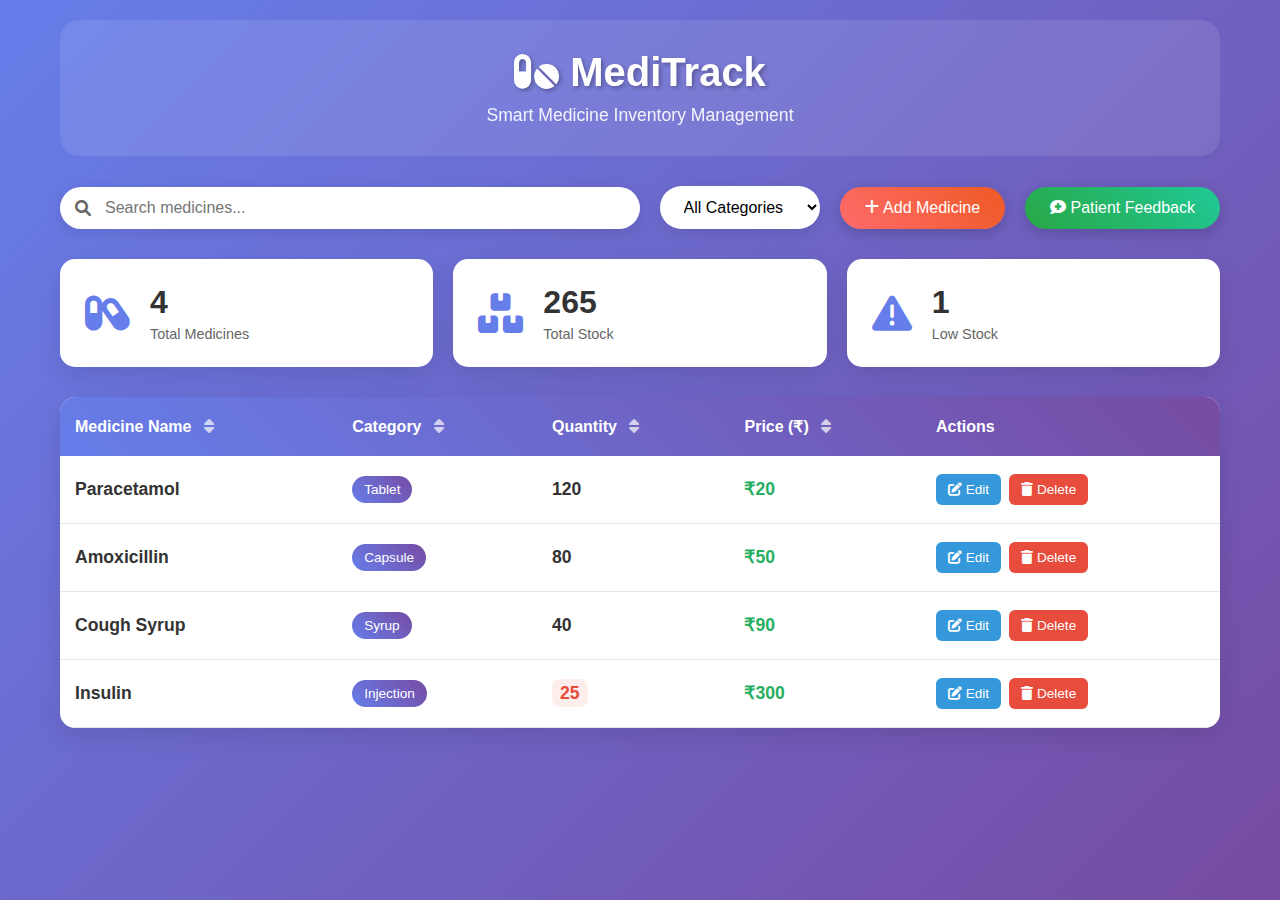
<file: index.html>
<!DOCTYPE html>
<html lang="en">
<head>
    <meta charset="UTF-8">
    <meta name="viewport" content="width=device-width, initial-scale=1.0">
    <title>MediTrack - Medicine Inventory</title>
    <link rel="stylesheet" href="style.css">
    <link href="https://cdnjs.cloudflare.com/ajax/libs/font-awesome/6.0.0/css/all.min.css" rel="stylesheet">
</head>
<body>
    <div class="container">
        <header class="header">
            <div class="header-content">
                <h1><i class="fas fa-pills"></i> MediTrack</h1>
                <p>Smart Medicine Inventory Management</p>
            </div>
        </header>

        <div class="controls">
            <div class="search-container">
                <i class="fas fa-search"></i>
                <input type="text" id="searchInput" placeholder="Search medicines...">
            </div>
            <div class="filter-container">
                <select id="categoryFilter">
                    <option value="">All Categories</option>
                    <option value="Tablet">Tablet</option>
                    <option value="Capsule">Capsule</option>
                    <option value="Syrup">Syrup</option>
                    <option value="Injection">Injection</option>
                </select>
            </div>
            <button class="btn-primary" onclick="openModal()"><i class="fas fa-plus"></i> Add Medicine</button>
            <button class="btn-feedback" onclick="openFeedback()"><i class="fas fa-comment-medical"></i> Patient Feedback</button>
        </div>

        <div class="stats">
            <div class="stat-card">
                <i class="fas fa-capsules"></i>
                <div>
                    <h3 id="totalMedicines">4</h3>
                    <p>Total Medicines</p>
                </div>
            </div>
            <div class="stat-card">
                <i class="fas fa-boxes"></i>
                <div>
                    <h3 id="totalStock">265</h3>
                    <p>Total Stock</p>
                </div>
            </div>
            <div class="stat-card">
                <i class="fas fa-exclamation-triangle"></i>
                <div>
                    <h3 id="lowStock">1</h3>
                    <p>Low Stock</p>
                </div>
            </div>
        </div>

        <div class="table-container">
            <table id="medicineTable">
                <thead>
                    <tr>
                        <th onclick="sortTable(0)">
                            Medicine Name <i class="fas fa-sort"></i>
                        </th>
                        <th onclick="sortTable(1)">
                            Category <i class="fas fa-sort"></i>
                        </th>
                        <th onclick="sortTable(2)">
                            Quantity <i class="fas fa-sort"></i>
                        </th>
                        <th onclick="sortTable(3)">
                            Price (₹) <i class="fas fa-sort"></i>
                        </th>
                        <th>Actions</th>
                    </tr>
                </thead>
                <tbody id="medicineTableBody">
                    <!-- Table rows will be generated by JavaScript -->
                </tbody>
            </table>
        </div>
    </div>

    <!-- Modal for Add/Edit Medicine -->
    <div id="medicineModal" class="modal">
        <div class="modal-content">
            <div class="modal-header">
                <h2 id="modalTitle">Add New Medicine</h2>
                <span class="close" onclick="closeModal()">&times;</span>
            </div>
            <form id="medicineForm">
                <div class="form-group">
                    <label for="medicineName">Medicine Name</label>
                    <input type="text" id="medicineName" required>
                </div>
                <div class="form-group">
                    <label for="medicineCategory">Category</label>
                    <select id="medicineCategory" required>
                        <option value="">Select Category</option>
                        <option value="Tablet">Tablet</option>
                        <option value="Capsule">Capsule</option>
                        <option value="Syrup">Syrup</option>
                        <option value="Injection">Injection</option>
                    </select>
                </div>
                <div class="form-group">
                    <label for="medicineQuantity">Quantity</label>
                    <input type="number" id="medicineQuantity" min="0" required>
                </div>
                <div class="form-group">
                    <label for="medicinePrice">Price (₹)</label>
                    <input type="number" id="medicinePrice" min="0" step="0.01" required>
                </div>
                <div class="form-actions">
                    <button type="button" class="btn-secondary" onclick="closeModal()">Cancel</button>
                    <button type="submit" class="btn-primary">Save Medicine</button>
                </div>
            </form>
        </div>
    </div>

    <script src="script.js"></script>
</body>
</html>
</file>
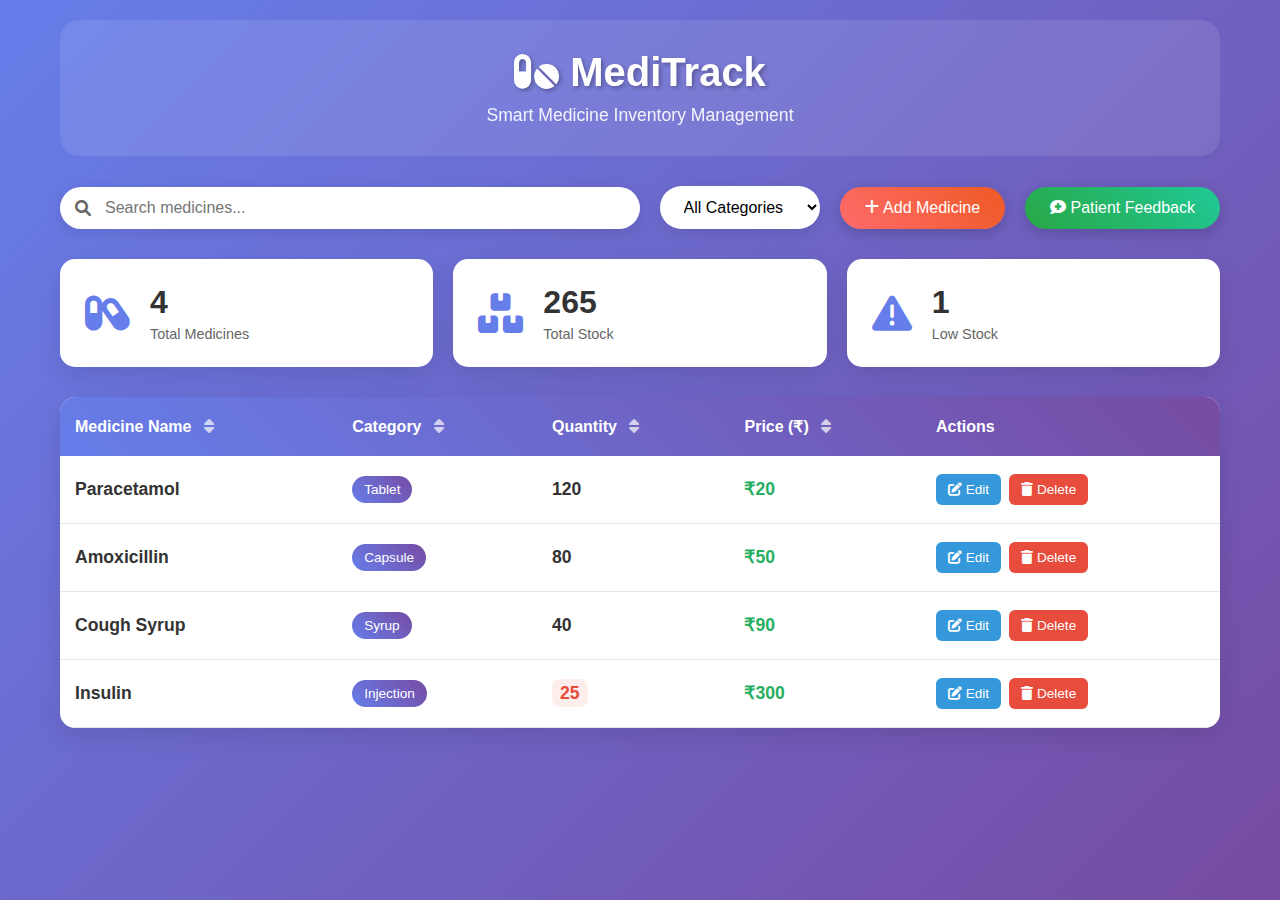
<file: medicine_inventory.html>
<!DOCTYPE html>
<html lang="en">
<head>
    <meta charset="UTF-8">
    <meta name="viewport" content="width=device-width, initial-scale=1.0">
    <title>MediTrack - Medicine Inventory</title>
    <link rel="stylesheet" href="style.css">
    <link href="https://cdnjs.cloudflare.com/ajax/libs/font-awesome/6.0.0/css/all.min.css" rel="stylesheet">
</head>
<body>
    <div class="container">
        <header class="header">
            <div class="header-content">
                <h1><i class="fas fa-pills"></i> MediTrack</h1>
                <p>Smart Medicine Inventory Management</p>
            </div>
        </header>

        <div class="controls">
            <div class="search-container">
                <i class="fas fa-search"></i>
                <input type="text" id="searchInput" placeholder="Search medicines...">
            </div>
            <div class="filter-container">
                <select id="categoryFilter">
                    <option value="">All Categories</option>
                    <option value="Tablet">Tablet</option>
                    <option value="Capsule">Capsule</option>
                    <option value="Syrup">Syrup</option>
                    <option value="Injection">Injection</option>
                </select>
            </div>
            <button class="btn-primary" onclick="openModal()"><i class="fas fa-plus"></i> Add Medicine</button>
            <button class="btn-feedback" onclick="openFeedback()"><i class="fas fa-comment-medical"></i> Patient Feedback</button>
        </div>

        <div class="stats">
            <div class="stat-card">
                <i class="fas fa-capsules"></i>
                <div>
                    <h3 id="totalMedicines">4</h3>
                    <p>Total Medicines</p>
                </div>
            </div>
            <div class="stat-card">
                <i class="fas fa-boxes"></i>
                <div>
                    <h3 id="totalStock">265</h3>
                    <p>Total Stock</p>
                </div>
            </div>
            <div class="stat-card">
                <i class="fas fa-exclamation-triangle"></i>
                <div>
                    <h3 id="lowStock">1</h3>
                    <p>Low Stock</p>
                </div>
            </div>
        </div>

        <div class="table-container">
            <table id="medicineTable">
                <thead>
                    <tr>
                        <th onclick="sortTable(0)">
                            Medicine Name <i class="fas fa-sort"></i>
                        </th>
                        <th onclick="sortTable(1)">
                            Category <i class="fas fa-sort"></i>
                        </th>
                        <th onclick="sortTable(2)">
                            Quantity <i class="fas fa-sort"></i>
                        </th>
                        <th onclick="sortTable(3)">
                            Price (₹) <i class="fas fa-sort"></i>
                        </th>
                        <th>Actions</th>
                    </tr>
                </thead>
                <tbody id="medicineTableBody">
                    <!-- Table rows will be generated by JavaScript -->
                </tbody>
            </table>
        </div>
    </div>

    <!-- Modal for Add/Edit Medicine -->
    <div id="medicineModal" class="modal">
        <div class="modal-content">
            <div class="modal-header">
                <h2 id="modalTitle">Add New Medicine</h2>
                <span class="close" onclick="closeModal()">&times;</span>
            </div>
            <form id="medicineForm">
                <div class="form-group">
                    <label for="medicineName">Medicine Name</label>
                    <input type="text" id="medicineName" required>
                </div>
                <div class="form-group">
                    <label for="medicineCategory">Category</label>
                    <select id="medicineCategory" required>
                        <option value="">Select Category</option>
                        <option value="Tablet">Tablet</option>
                        <option value="Capsule">Capsule</option>
                        <option value="Syrup">Syrup</option>
                        <option value="Injection">Injection</option>
                    </select>
                </div>
                <div class="form-group">
                    <label for="medicineQuantity">Quantity</label>
                    <input type="number" id="medicineQuantity" min="0" required>
                </div>
                <div class="form-group">
                    <label for="medicinePrice">Price (₹)</label>
                    <input type="number" id="medicinePrice" min="0" step="0.01" required>
                </div>
                <div class="form-actions">
                    <button type="button" class="btn-secondary" onclick="closeModal()">Cancel</button>
                    <button type="submit" class="btn-primary">Save Medicine</button>
                </div>
            </form>
        </div>
    </div>

    <script src="script.js"></script>
</body>
</html>
</file>
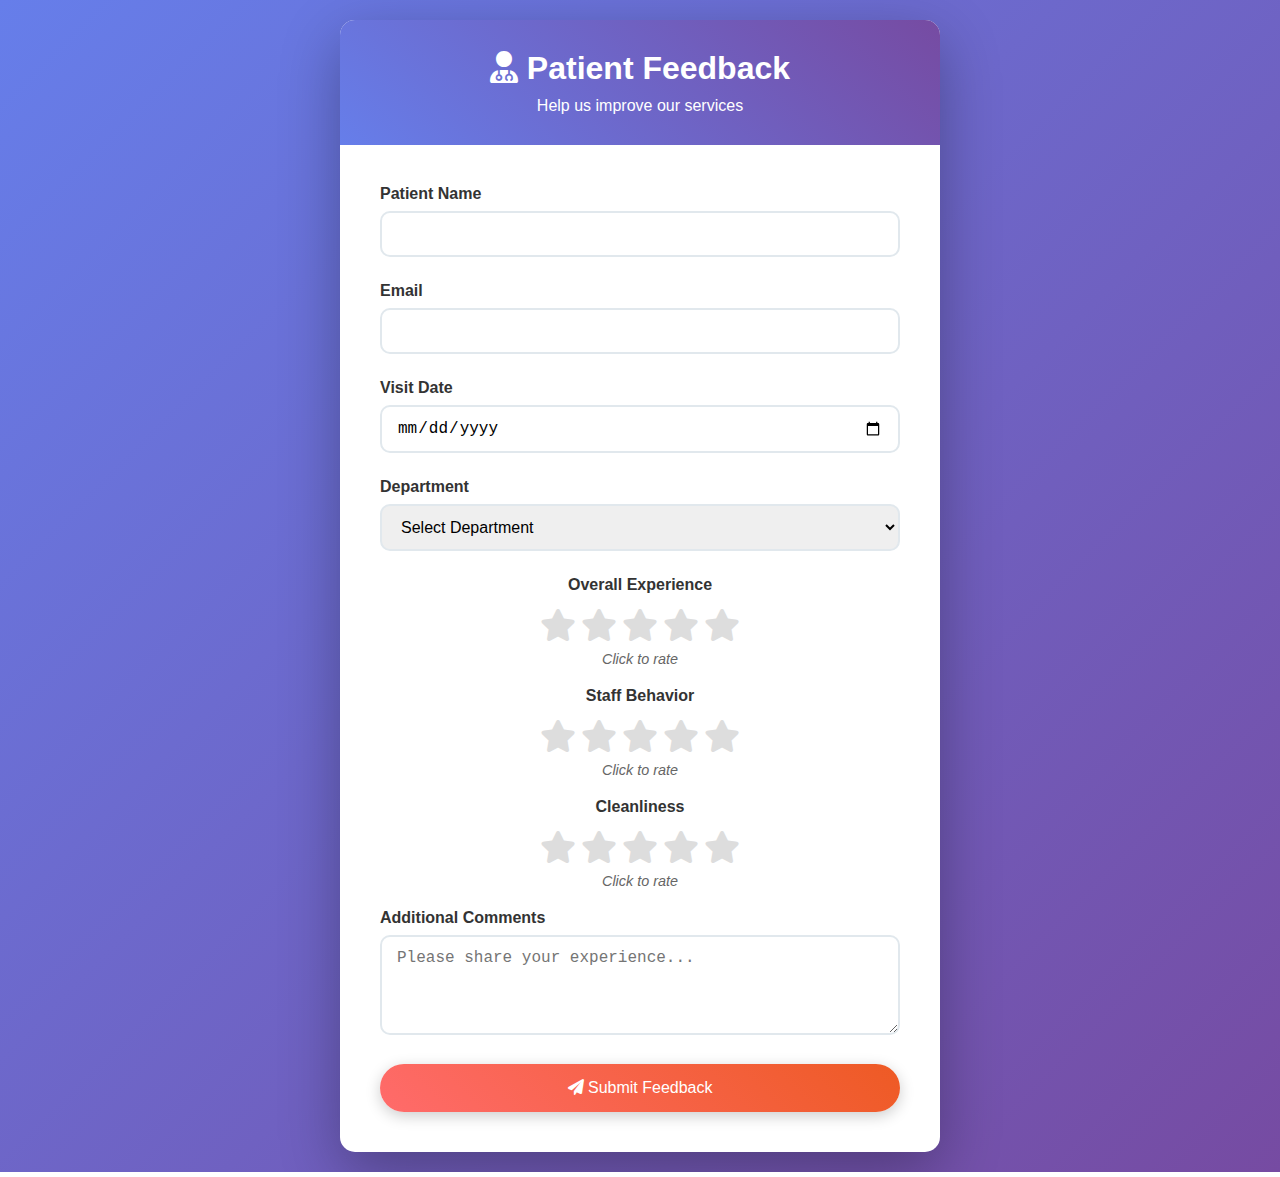
<file: patient_feedback.html>
<!DOCTYPE html>
<html lang="en">
<head>
    <meta charset="UTF-8">
    <meta name="viewport" content="width=device-width, initial-scale=1.0">
    <title>Patient Feedback Form</title>
    <link href="https://cdnjs.cloudflare.com/ajax/libs/font-awesome/6.0.0/css/all.min.css" rel="stylesheet">
    <style>
        * {
            margin: 0;
            padding: 0;
            box-sizing: border-box;
        }

        body {
            font-family: 'Segoe UI', Tahoma, Geneva, Verdana, sans-serif;
            background: linear-gradient(135deg, #667eea 0%, #764ba2 100%);
            min-height: 100vh;
            padding: 20px;
        }

        .container {
            max-width: 600px;
            margin: 0 auto;
            background: white;
            border-radius: 15px;
            box-shadow: 0 20px 60px rgba(0,0,0,0.3);
            overflow: hidden;
        }

        .header {
            background: linear-gradient(45deg, #667eea, #764ba2);
            color: white;
            padding: 30px;
            text-align: center;
        }

        .header h1 {
            font-size: 2rem;
            margin-bottom: 10px;
        }

        .form-container {
            padding: 40px;
        }

        .form-group {
            margin-bottom: 25px;
        }

        .form-group label {
            display: block;
            margin-bottom: 8px;
            font-weight: 600;
            color: #333;
        }

        .form-group input,
        .form-group textarea,
        .form-group select {
            width: 100%;
            padding: 12px 15px;
            border: 2px solid #e1e8ed;
            border-radius: 10px;
            font-size: 16px;
            transition: all 0.3s ease;
        }

        .form-group input:focus,
        .form-group textarea:focus,
        .form-group select:focus {
            outline: none;
            border-color: #667eea;
            box-shadow: 0 0 0 3px rgba(102, 126, 234, 0.1);
        }

        .rating-container {
            text-align: center;
            margin: 20px 0;
        }

        .rating-label {
            font-weight: 600;
            color: #333;
            margin-bottom: 15px;
            display: block;
        }

        .stars {
            display: inline-flex;
            gap: 5px;
            margin-bottom: 10px;
        }

        .star {
            font-size: 2rem;
            color: #ddd;
            cursor: pointer;
            transition: all 0.3s ease;
        }

        .star:hover,
        .star.active {
            color: #ffd700;
            transform: scale(1.1);
        }

        .rating-text {
            font-size: 0.9rem;
            color: #666;
            font-style: italic;
        }

        .btn-submit {
            background: linear-gradient(45deg, #ff6b6b, #ee5a24);
            color: white;
            border: none;
            padding: 15px 30px;
            border-radius: 25px;
            font-size: 16px;
            cursor: pointer;
            transition: all 0.3s ease;
            width: 100%;
            box-shadow: 0 4px 15px rgba(0,0,0,0.2);
        }

        .btn-submit:hover {
            transform: translateY(-2px);
            box-shadow: 0 6px 20px rgba(0,0,0,0.3);
        }

        .success-message {
            display: none;
            background: #d4edda;
            color: #155724;
            padding: 15px;
            border-radius: 10px;
            margin-bottom: 20px;
            text-align: center;
        }
    </style>
</head>
<body>
    <div class="container">
        <div class="header">
            <h1><i class="fas fa-user-md"></i> Patient Feedback</h1>
            <p>Help us improve our services</p>
        </div>

        <div class="form-container">
            <div class="success-message" id="successMessage">
                <i class="fas fa-check-circle"></i> Thank you for your feedback!
            </div>

            <form id="feedbackForm">
                <div class="form-group">
                    <label for="patientName">Patient Name</label>
                    <input type="text" id="patientName" required>
                </div>

                <div class="form-group">
                    <label for="patientEmail">Email</label>
                    <input type="email" id="patientEmail" required>
                </div>

                <div class="form-group">
                    <label for="visitDate">Visit Date</label>
                    <input type="date" id="visitDate" required>
                </div>

                <div class="form-group">
                    <label for="department">Department</label>
                    <select id="department" required>
                        <option value="">Select Department</option>
                        <option value="General Medicine">General Medicine</option>
                        <option value="Cardiology">Cardiology</option>
                        <option value="Orthopedics">Orthopedics</option>
                        <option value="Pediatrics">Pediatrics</option>
                        <option value="Emergency">Emergency</option>
                    </select>
                </div>

                <div class="rating-container">
                    <label class="rating-label">Overall Experience</label>
                    <div class="stars" id="overallRating">
                        <i class="fas fa-star star" data-rating="1"></i>
                        <i class="fas fa-star star" data-rating="2"></i>
                        <i class="fas fa-star star" data-rating="3"></i>
                        <i class="fas fa-star star" data-rating="4"></i>
                        <i class="fas fa-star star" data-rating="5"></i>
                    </div>
                    <div class="rating-text" id="overallText">Click to rate</div>
                </div>

                <div class="rating-container">
                    <label class="rating-label">Staff Behavior</label>
                    <div class="stars" id="staffRating">
                        <i class="fas fa-star star" data-rating="1"></i>
                        <i class="fas fa-star star" data-rating="2"></i>
                        <i class="fas fa-star star" data-rating="3"></i>
                        <i class="fas fa-star star" data-rating="4"></i>
                        <i class="fas fa-star star" data-rating="5"></i>
                    </div>
                    <div class="rating-text" id="staffText">Click to rate</div>
                </div>

                <div class="rating-container">
                    <label class="rating-label">Cleanliness</label>
                    <div class="stars" id="cleanlinessRating">
                        <i class="fas fa-star star" data-rating="1"></i>
                        <i class="fas fa-star star" data-rating="2"></i>
                        <i class="fas fa-star star" data-rating="3"></i>
                        <i class="fas fa-star star" data-rating="4"></i>
                        <i class="fas fa-star star" data-rating="5"></i>
                    </div>
                    <div class="rating-text" id="cleanlinessText">Click to rate</div>
                </div>

                <div class="form-group">
                    <label for="comments">Additional Comments</label>
                    <textarea id="comments" rows="4" placeholder="Please share your experience..."></textarea>
                </div>

                <button type="submit" class="btn-submit">
                    <i class="fas fa-paper-plane"></i> Submit Feedback
                </button>
            </form>
        </div>
    </div>

    <script>
        let ratings = {
            overall: 0,
            staff: 0,
            cleanliness: 0
        };

        const ratingTexts = {
            1: 'Poor',
            2: 'Fair', 
            3: 'Good',
            4: 'Very Good',
            5: 'Excellent'
        };

        // Initialize rating functionality
        document.addEventListener('DOMContentLoaded', function() {
            setupRatingStars('overallRating', 'overallText', 'overall');
            setupRatingStars('staffRating', 'staffText', 'staff');
            setupRatingStars('cleanlinessRating', 'cleanlinessText', 'cleanliness');
            
            document.getElementById('feedbackForm').addEventListener('submit', handleSubmit);
        });

        function setupRatingStars(containerId, textId, ratingKey) {
            const container = document.getElementById(containerId);
            const textElement = document.getElementById(textId);
            const stars = container.querySelectorAll('.star');

            stars.forEach(star => {
                star.addEventListener('click', function() {
                    const rating = parseInt(this.dataset.rating);
                    ratings[ratingKey] = rating;
                    updateStars(stars, rating);
                    textElement.textContent = ratingTexts[rating];
                });

                star.addEventListener('mouseover', function() {
                    const rating = parseInt(this.dataset.rating);
                    updateStars(stars, rating);
                });
            });

            container.addEventListener('mouseleave', function() {
                updateStars(stars, ratings[ratingKey]);
                textElement.textContent = ratings[ratingKey] ? ratingTexts[ratings[ratingKey]] : 'Click to rate';
            });
        }

        function updateStars(stars, rating) {
            stars.forEach((star, index) => {
                if (index < rating) {
                    star.classList.add('active');
                } else {
                    star.classList.remove('active');
                }
            });
        }

        function handleSubmit(event) {
            event.preventDefault();
            
            if (ratings.overall === 0 || ratings.staff === 0 || ratings.cleanliness === 0) {
                alert('Please provide ratings for all categories.');
                return;
            }

            const formData = {
                name: document.getElementById('patientName').value,
                email: document.getElementById('patientEmail').value,
                visitDate: document.getElementById('visitDate').value,
                department: document.getElementById('department').value,
                ratings: ratings,
                comments: document.getElementById('comments').value,
                submittedAt: new Date().toISOString()
            };

            console.log('Feedback submitted:', formData);
            
            document.getElementById('successMessage').style.display = 'block';
            document.getElementById('feedbackForm').reset();
            ratings = { overall: 0, staff: 0, cleanliness: 0 };
            
            // Reset all stars
            document.querySelectorAll('.star').forEach(star => star.classList.remove('active'));
            document.querySelectorAll('.rating-text').forEach(text => text.textContent = 'Click to rate');
            
            setTimeout(() => {
                document.getElementById('successMessage').style.display = 'none';
            }, 3000);
        }
    </script>
</body>
</html>
</file>
<file: style.css>
* {
    margin: 0;
    padding: 0;
    box-sizing: border-box;
}

body {
    font-family: 'Segoe UI', Tahoma, Geneva, Verdana, sans-serif;
    background: linear-gradient(135deg, #667eea 0%, #764ba2 100%);
    min-height: 100vh;
    color: #333;
}

.container {
    max-width: 1200px;
    margin: 0 auto;
    padding: 20px;
}

.header {
    text-align: center;
    margin-bottom: 30px;
    background: rgba(255, 255, 255, 0.1);
    backdrop-filter: blur(10px);
    border-radius: 20px;
    padding: 30px;
    color: white;
}

.header h1 {
    font-size: 2.5rem;
    margin-bottom: 10px;
    text-shadow: 2px 2px 4px rgba(0,0,0,0.3);
}

.header p {
    font-size: 1.1rem;
    opacity: 0.9;
}

.controls {
    display: flex;
    gap: 20px;
    margin-bottom: 30px;
    flex-wrap: wrap;
    align-items: center;
}

.search-container {
    position: relative;
    flex: 1;
    min-width: 250px;
}

.search-container i {
    position: absolute;
    left: 15px;
    top: 50%;
    transform: translateY(-50%);
    color: #666;
}

.search-container input {
    width: 100%;
    padding: 12px 15px 12px 45px;
    border: none;
    border-radius: 25px;
    background: white;
    box-shadow: 0 4px 15px rgba(0,0,0,0.1);
    font-size: 16px;
    transition: all 0.3s ease;
}

.search-container input:focus {
    outline: none;
    box-shadow: 0 6px 20px rgba(0,0,0,0.15);
    transform: translateY(-2px);
}

.filter-container select {
    padding: 12px 20px;
    border: none;
    border-radius: 25px;
    background: white;
    box-shadow: 0 4px 15px rgba(0,0,0,0.1);
    font-size: 16px;
    cursor: pointer;
    transition: all 0.3s ease;
}

.filter-container select:focus {
    outline: none;
    box-shadow: 0 6px 20px rgba(0,0,0,0.15);
}

.btn-primary {
    background: linear-gradient(45deg, #ff6b6b, #ee5a24);
    color: white;
    border: none;
    padding: 12px 25px;
    border-radius: 25px;
    font-size: 16px;
    cursor: pointer;
    transition: all 0.3s ease;
    box-shadow: 0 4px 15px rgba(0,0,0,0.2);
}

.btn-feedback {
    background: linear-gradient(45deg, #28a745, #20c997);
    color: white;
    border: none;
    padding: 12px 25px;
    border-radius: 25px;
    font-size: 16px;
    cursor: pointer;
    transition: all 0.3s ease;
    box-shadow: 0 4px 15px rgba(0,0,0,0.2);
}

.btn-feedback:hover {
    transform: translateY(-2px);
    box-shadow: 0 6px 20px rgba(0,0,0,0.3);
}

.btn-secondary {
    background: #6c757d;
    color: white;
    border: none;
    padding: 12px 25px;
    border-radius: 25px;
    font-size: 16px;
    cursor: pointer;
    transition: all 0.3s ease;
}

.btn-secondary:hover {
    background: #5a6268;
    transform: translateY(-1px);
}

.stats {
    display: grid;
    grid-template-columns: repeat(auto-fit, minmax(200px, 1fr));
    gap: 20px;
    margin-bottom: 30px;
}

.stat-card {
    background: white;
    padding: 25px;
    border-radius: 15px;
    box-shadow: 0 8px 25px rgba(0,0,0,0.1);
    display: flex;
    align-items: center;
    gap: 20px;
    transition: all 0.3s ease;
}

.stat-card:hover {
    transform: translateY(-5px);
    box-shadow: 0 12px 35px rgba(0,0,0,0.15);
}

.stat-card i {
    font-size: 2.5rem;
    color: #667eea;
}

.stat-card h3 {
    font-size: 2rem;
    color: #333;
    margin-bottom: 5px;
}

.stat-card p {
    color: #666;
    font-size: 0.9rem;
}

.table-container {
    background: white;
    border-radius: 15px;
    box-shadow: 0 8px 25px rgba(0,0,0,0.1);
    overflow: hidden;
    margin-top: 20px;
}

#medicineTable {
    width: 100%;
    border-collapse: collapse;
    font-size: 16px;
}

#medicineTable thead {
    background: linear-gradient(45deg, #667eea, #764ba2);
    color: white;
}

#medicineTable th {
    padding: 20px 15px;
    text-align: left;
    font-weight: 600;
    cursor: pointer;
    transition: all 0.3s ease;
    position: relative;
}

#medicineTable th:hover {
    background: rgba(255,255,255,0.1);
}

#medicineTable th i {
    margin-left: 8px;
    opacity: 0.7;
    transition: all 0.3s ease;
}

#medicineTable th:hover i {
    opacity: 1;
}

#medicineTable th.sort-asc i:before {
    content: "\f0de";
}

#medicineTable th.sort-desc i:before {
    content: "\f0dd";
}

#medicineTable tbody tr {
    border-bottom: 1px solid #e1e8ed;
    transition: all 0.3s ease;
}

#medicineTable tbody tr:hover {
    background-color: #f8f9ff;
    transform: scale(1.01);
}

#medicineTable td {
    padding: 18px 15px;
    vertical-align: middle;
}

.medicine-name {
    font-weight: 600;
    color: #333;
    font-size: 1.1rem;
}

.medicine-category {
    display: inline-block;
    background: linear-gradient(45deg, #667eea, #764ba2);
    color: white;
    padding: 6px 12px;
    border-radius: 15px;
    font-size: 0.85rem;
    font-weight: 500;
}

.quantity-cell {
    font-weight: 600;
    font-size: 1.1rem;
}

.quantity-low {
    color: #e74c3c;
    background: rgba(231, 76, 60, 0.1);
    padding: 4px 8px;
    border-radius: 8px;
}

.price-cell {
    font-weight: 600;
    color: #27ae60;
    font-size: 1.1rem;
}

.action-buttons {
    display: flex;
    gap: 8px;
}

.btn-edit {
    background: #3498db;
    color: white;
    border: none;
    padding: 8px 12px;
    border-radius: 6px;
    font-size: 0.85rem;
    cursor: pointer;
    transition: all 0.3s ease;
}

.btn-edit:hover {
    background: #2980b9;
    transform: translateY(-1px);
}

.btn-delete {
    background: #e74c3c;
    color: white;
    border: none;
    padding: 8px 12px;
    border-radius: 6px;
    font-size: 0.85rem;
    cursor: pointer;
    transition: all 0.3s ease;
}

.btn-delete:hover {
    background: #c0392b;
    transform: translateY(-1px);
}

/* Remove old card styles */
.medicine-grid,
.medicine-card,
.medicine-header,
.medicine-details,
.detail-item,
.detail-label,
.detail-value,
.medicine-actions {
    display: none;
}

/* Modal Styles */
.modal {
    display: none;
    position: fixed;
    z-index: 1000;
    left: 0;
    top: 0;
    width: 100%;
    height: 100%;
    background-color: rgba(0,0,0,0.5);
    backdrop-filter: blur(5px);
}

.modal-content {
    background-color: white;
    margin: 5% auto;
    padding: 0;
    border-radius: 15px;
    width: 90%;
    max-width: 500px;
    box-shadow: 0 20px 60px rgba(0,0,0,0.3);
    animation: modalSlideIn 0.3s ease;
}

@keyframes modalSlideIn {
    from {
        opacity: 0;
        transform: translateY(-50px);
    }
    to {
        opacity: 1;
        transform: translateY(0);
    }
}

.modal-header {
    background: linear-gradient(45deg, #667eea, #764ba2);
    color: white;
    padding: 20px 30px;
    border-radius: 15px 15px 0 0;
    display: flex;
    justify-content: space-between;
    align-items: center;
}

.modal-header h2 {
    margin: 0;
    font-size: 1.5rem;
}

.close {
    color: white;
    font-size: 28px;
    font-weight: bold;
    cursor: pointer;
    transition: all 0.3s ease;
}

.close:hover {
    transform: scale(1.1);
}

.modal form {
    padding: 30px;
}

.form-group {
    margin-bottom: 20px;
}

.form-group label {
    display: block;
    margin-bottom: 8px;
    font-weight: 600;
    color: #333;
}

.form-group input,
.form-group select {
    width: 100%;
    padding: 12px 15px;
    border: 2px solid #e1e8ed;
    border-radius: 10px;
    font-size: 16px;
    transition: all 0.3s ease;
}

.form-group input:focus,
.form-group select:focus {
    outline: none;
    border-color: #667eea;
    box-shadow: 0 0 0 3px rgba(102, 126, 234, 0.1);
}

.form-actions {
    display: flex;
    gap: 15px;
    justify-content: flex-end;
    margin-top: 30px;
}

/* Responsive Design */
@media (max-width: 768px) {
    .container {
        padding: 15px;
    }
    
    .header h1 {
        font-size: 2rem;
    }
    
    .controls {
        flex-direction: column;
        align-items: stretch;
    }
    
    .search-container {
        min-width: auto;
    }
    
    .medicine-grid {
        grid-template-columns: 1fr;
    }
    
    .modal-content {
        margin: 10% auto;
        width: 95%;
    }
}

/* Animation for new cards */
@keyframes cardSlideIn {
    from {
        opacity: 0;
        transform: translateY(20px);
    }
    to {
        opacity: 1;
        transform: translateY(0);
    }
}

.medicine-card.new {
    animation: cardSlideIn 0.5s ease;
}
</file>
